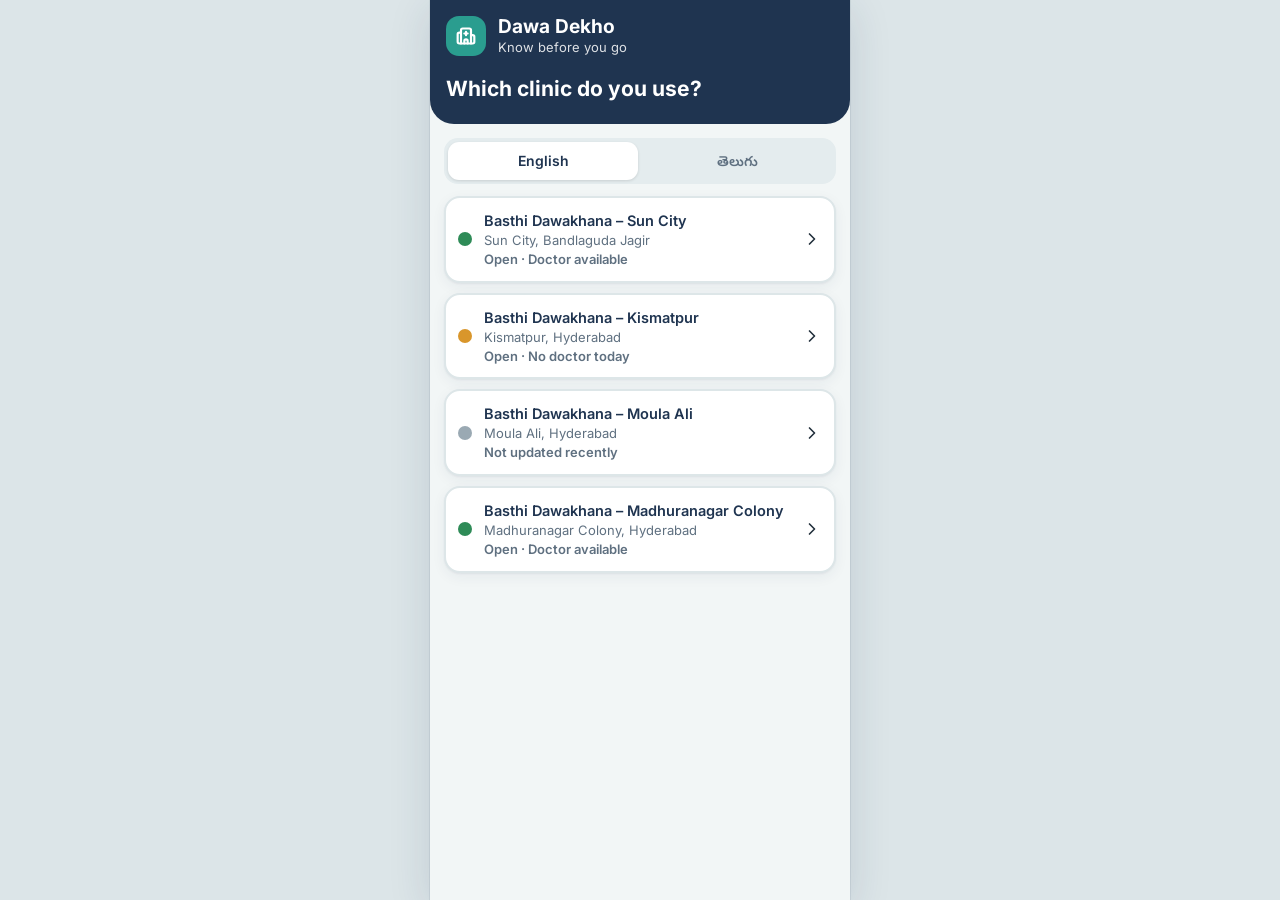
<file: index.html>
<!doctype html>
<html lang="en">
<head>
<meta charset="utf-8">
<meta name="viewport" content="width=device-width,initial-scale=1,viewport-fit=cover">
<title>Dawa Dekho</title>
<meta name="theme-color" content="#1F3450">
<meta name="description" content="Live open/closed and medicine-stock status for Basthi Dawakhanas.">
<link rel="manifest" href="manifest.webmanifest">
<link rel="icon" href="assets/icons/icon-192.png">
<link rel="apple-touch-icon" href="assets/icons/icon-192.png">
<link rel="stylesheet" href="assets/css/app.css">
</head>
<body>
<div id="app"></div>
<noscript>Please turn on JavaScript to use this app.</noscript>
<script type="module" src="assets/js/patient.js"></script>
</body>
</html>
</file>
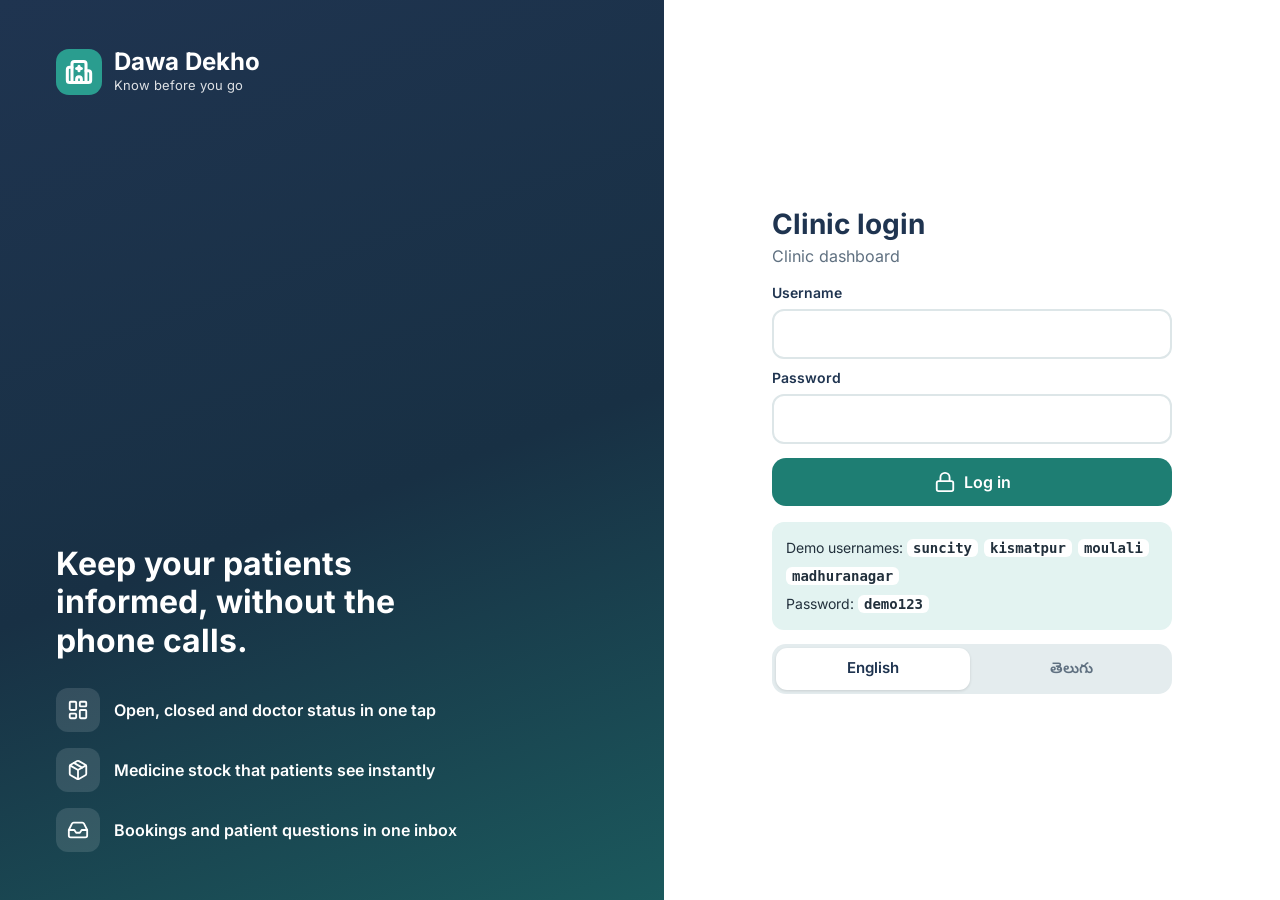
<file: clinic/index.html>
<!doctype html>
<html lang="en">
<head>
<meta charset="utf-8">
<meta name="viewport" content="width=device-width,initial-scale=1,viewport-fit=cover">
<title>Dawa Dekho – Clinic dashboard</title>
<meta name="theme-color" content="#1F3450">
<link rel="manifest" href="manifest.webmanifest">
<link rel="icon" href="../assets/icons/clinic-192.png">
<link rel="apple-touch-icon" href="../assets/icons/clinic-192.png">
<link rel="stylesheet" href="../assets/css/app.css">
</head>
<body class="dash">
<div id="app"></div>
<noscript>Please turn on JavaScript to use this dashboard.</noscript>
<script type="module" src="../assets/js/clinic.js"></script>
</body>
</html>
</file>
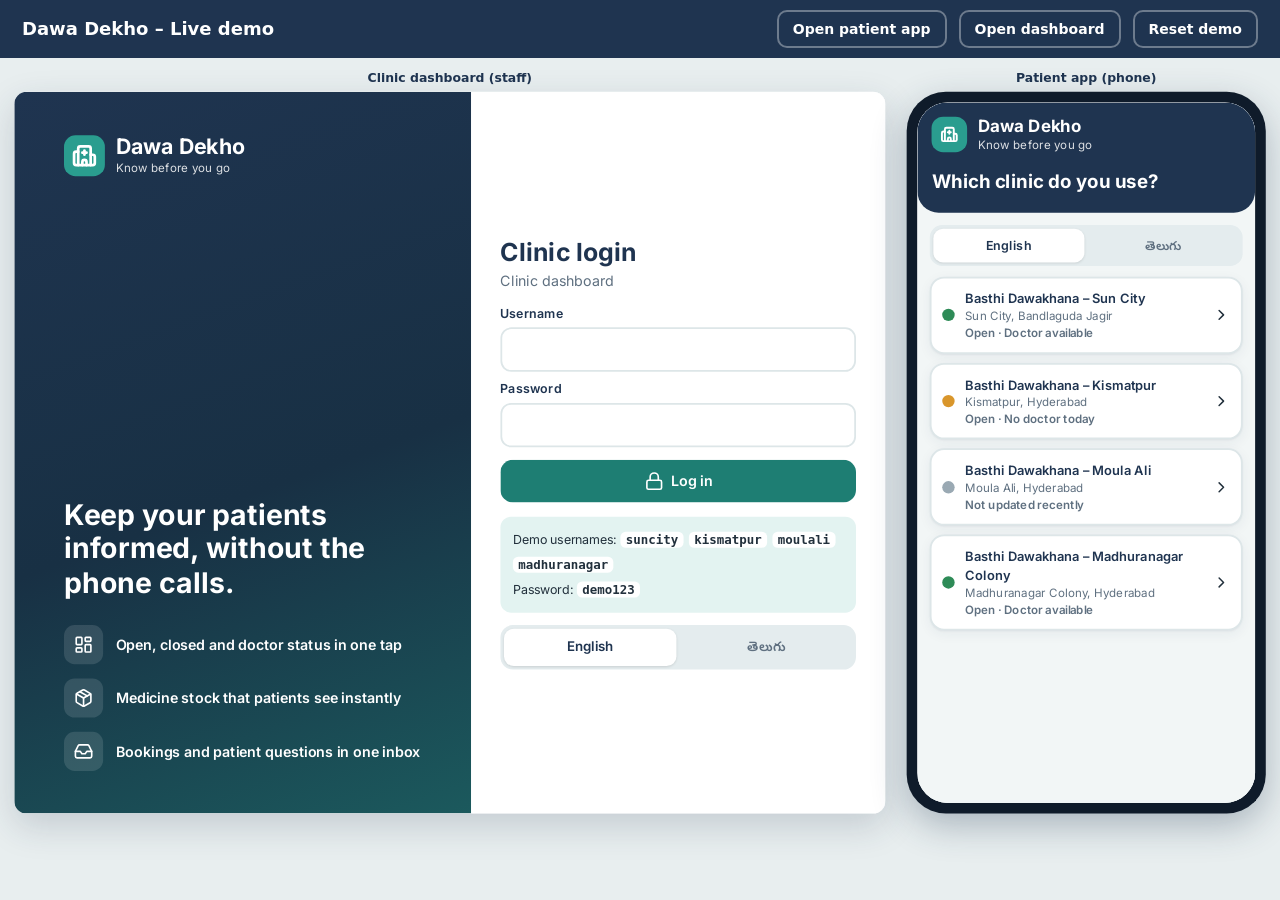
<file: demo.html>
<!doctype html>
<html lang="en">
<head>
<meta charset="utf-8">
<meta name="viewport" content="width=device-width,initial-scale=1">
<title>Dawa Dekho – Live demo</title>
<link rel="icon" href="assets/icons/icon-192.png">
<style>
  *{box-sizing:border-box;margin:0}
  html,body{height:100%;overflow:hidden}
  body{font-family:Inter,system-ui,-apple-system,"Segoe UI",Roboto,sans-serif;background:#E8EEEF;color:#22303C;display:flex;flex-direction:column}
  header{flex:none;background:#1F3450;color:#fff;padding:10px 22px;display:flex;gap:12px;align-items:center}
  header h1{font-size:18px;line-height:1.3}
  header .sp{flex:1}
  .btn{display:inline-flex;align-items:center;justify-content:center;height:38px;padding:0 14px;border-radius:10px;border:2px solid rgba(255,255,255,.35);color:#fff;background:transparent;font-family:inherit;font-size:14px;font-weight:600;line-height:1;cursor:pointer;text-decoration:none;white-space:nowrap}
  .btn:hover{background:rgba(255,255,255,.12)}
  /* The stage keeps a fixed design size and is scaled as a whole to fit the window,
     so text and layout are never squeezed and the page never scrolls. */
  .view{flex:1;min-height:0;position:relative;overflow:hidden}
  .stage{position:absolute;left:50%;top:0;width:1440px;height:860px;display:flex;gap:24px;align-items:flex-start;justify-content:center;transform-origin:top center;padding-top:14px}
  .col{display:flex;flex-direction:column;gap:8px;align-items:center}
  .col span{font-weight:700;font-size:14px;color:#1F3450}
  .dash{width:980px}
  .dash iframe{width:100%;height:812px;border:0;border-radius:14px;background:#fff;box-shadow:0 14px 40px rgba(31,52,80,.18)}
  .phone{width:404px;height:812px;flex:none;border-radius:44px;background:#0F1B2A;padding:12px;box-shadow:0 14px 40px rgba(31,52,80,.3)}
  .phone iframe{width:100%;height:100%;border:0;border-radius:34px;background:#fff}
</style>
</head>
<body>
<header>
  <h1>Dawa Dekho – Live demo</h1>
  <span class="sp"></span>
  <a class="btn" href="index.html" target="_blank" rel="noopener">Open patient app</a>
  <a class="btn" href="clinic/index.html" target="_blank" rel="noopener">Open dashboard</a>
  <button class="btn" id="reset">Reset demo</button>
</header>
<div class="view"><main class="stage" id="stage">
  <div class="col dash"><span>Clinic dashboard (staff)</span><iframe src="clinic/index.html" title="Clinic dashboard"></iframe></div>
  <div class="col"><span>Patient app (phone)</span><div class="phone"><iframe src="index.html" title="Patient app"></iframe></div></div>
</main></div>
<script>
  const stage = document.getElementById('stage'), view = stage.parentElement;
  function fit() {
    const s = Math.min(1, view.clientWidth / 1440, view.clientHeight / 860);
    stage.style.transform = `translateX(-50%) scale(${s})`;
  }
  addEventListener('resize', fit); fit();
  document.getElementById('reset').onclick = () => {
    Object.keys(localStorage).filter(k => k.startsWith('dd.')).forEach(k => localStorage.removeItem(k));
    document.querySelectorAll('iframe').forEach(f => f.contentWindow.location.reload());
  };
</script>
</body>
</html>
</file>
<file: assets/css/app.css>
/* ===== fonts (bundled, so Telugu works offline on any device) ===== */
@font-face{font-family:Inter;font-weight:400;font-display:swap;src:url(../fonts/inter-latin-400-normal.woff2) format("woff2")}
@font-face{font-family:Inter;font-weight:600;font-display:swap;src:url(../fonts/inter-latin-600-normal.woff2) format("woff2")}
@font-face{font-family:Inter;font-weight:700;font-display:swap;src:url(../fonts/inter-latin-700-normal.woff2) format("woff2")}
@font-face{font-family:"Noto Sans Telugu";font-weight:400;font-display:swap;unicode-range:U+0C00-0C7F,U+200C-200D,U+25CC;src:url(../fonts/noto-sans-telugu-telugu-400-normal.woff2) format("woff2")}
@font-face{font-family:"Noto Sans Telugu";font-weight:600;font-display:swap;unicode-range:U+0C00-0C7F,U+200C-200D,U+25CC;src:url(../fonts/noto-sans-telugu-telugu-600-normal.woff2) format("woff2")}
@font-face{font-family:"Noto Sans Telugu";font-weight:700;font-display:swap;unicode-range:U+0C00-0C7F,U+200C-200D,U+25CC;src:url(../fonts/noto-sans-telugu-telugu-700-normal.woff2) format("woff2")}

/* ===== tokens ===== */
:root{
  --teal:#1E7E73; --teal-l:#2A9D8F; --teal-bg:#E3F3F1; --navy:#1F3450; --ink:#22303C; --muted:#5F7080;
  --bg:#F2F6F6; --card:#fff; --line:#DDE6E8;
  --good:#2E8B57; --good-bg:#E4F4EA; --good-line:#BBDEC8;
  --warn:#A8690A; --warn-bg:#FDF1DA; --warn-line:#F0D9A6;
  --bad:#C0392B; --bad-bg:#FBE7E4; --bad-line:#F0C2BC;
  --stale:#5F7080; --stale-bg:#E9EEF0; --stale-line:#CFD8DC;
  --r:16px; --shadow:0 1px 2px rgba(31,52,80,.06),0 4px 14px rgba(31,52,80,.06);
}
*{box-sizing:border-box;margin:0}
html{-webkit-text-size-adjust:100%}
body{font-family:Inter,"Noto Sans Telugu",system-ui,-apple-system,"Segoe UI",Roboto,sans-serif;color:var(--ink);background:#E8EEEF;font-size:16px;line-height:1.5;-webkit-tap-highlight-color:transparent}
html[lang=te] body{line-height:1.7}
button,input,textarea{font:inherit;color:inherit}
button{cursor:pointer;border:0;background:none}
a{color:var(--teal);text-decoration:none}
.ic{width:22px;height:22px;flex:none}
.muted{color:var(--muted)} .small{font-size:13px} .center{text-align:center}
.h1{font-size:24px;font-weight:700;color:var(--navy);line-height:1.25}
.h2{font-size:17px;font-weight:700;color:var(--navy)}
.sp{height:14px} .sp-s{height:8px}
:focus-visible{outline:3px solid #7CC7BE;outline-offset:2px}

/* ===== buttons ===== */
.btn{display:inline-flex;align-items:center;justify-content:center;gap:8px;min-height:48px;padding:0 18px;border-radius:14px;font-weight:600;font-size:16px;border:2px solid transparent;transition:transform .05s,background .15s;text-decoration:none;text-align:center}
.btn:active{transform:scale(.98)}
.btn--primary{background:var(--teal);color:#fff}
.btn--primary:hover{background:#18695F}
.btn--ghost{background:#fff;border-color:var(--line);color:var(--navy)}
.btn--soft{background:var(--teal-bg);color:var(--teal)}
.btn--danger{background:#fff;border-color:var(--bad-line);color:var(--bad)}
.btn--sm{min-height:38px;padding:0 12px;font-size:14px;border-radius:11px}
.btn--block{display:flex;width:100%}
.btn[disabled]{opacity:.45;pointer-events:none}
.icon-btn{width:44px;height:44px;border-radius:12px;display:grid;place-items:center;color:inherit}
.icon-btn:hover{background:rgba(255,255,255,.12)}

/* ===== chips / badges ===== */
.chip{display:inline-flex;align-items:center;gap:6px;padding:4px 11px;border-radius:999px;font-size:13px;font-weight:600;white-space:nowrap}
.chip::before{content:"";width:8px;height:8px;border-radius:50%;background:currentColor}
.chip--in,.chip--good,.chip--confirmed{background:var(--good-bg);color:var(--good)}
.chip--low,.chip--warn,.chip--pending{background:var(--warn-bg);color:var(--warn)}
.chip--out,.chip--bad,.chip--cancelled{background:var(--bad-bg);color:var(--bad)}
.chip--stale,.chip--done{background:var(--stale-bg);color:var(--stale)}
.chip--plain::before{display:none}
.tag{display:inline-flex;align-items:center;gap:5px;font-size:12px;font-weight:600;color:var(--teal);background:var(--teal-bg);padding:3px 9px;border-radius:8px}
.tag .ic{width:14px;height:14px}

/* ===== cards / rows ===== */
.card{background:var(--card);border:1px solid var(--line);border-radius:var(--r);box-shadow:var(--shadow);padding:16px}
.card + .card,.card + .sp{margin-top:12px}
.row{display:flex;align-items:center;gap:12px}
.row__ic{width:44px;height:44px;border-radius:12px;background:var(--teal-bg);color:var(--teal);display:grid;place-items:center;flex:none}
.row__body{flex:1;min-width:0}
.row__t{font-weight:600;color:var(--navy);overflow-wrap:anywhere}
.row__s{font-size:14px;color:var(--muted);overflow-wrap:anywhere}
.stack{display:flex;flex-direction:column;gap:12px}
.cols{display:flex;gap:10px}.cols > *{flex:1}
.wrap{display:flex;flex-wrap:wrap;gap:8px}
.empty{text-align:center;padding:36px 20px;color:var(--muted)}
.empty .ic{width:44px;height:44px;color:#9DB2B8;margin-bottom:8px}

/* ===== forms ===== */
.field{display:block}
.label{display:block;font-size:14px;font-weight:600;color:var(--navy);margin-bottom:6px}
.input,.textarea{width:100%;min-height:48px;padding:10px 14px;border:2px solid var(--line);border-radius:12px;background:#fff;font-size:16px}
.textarea{min-height:104px;resize:vertical}
.input:focus,.textarea:focus{border-color:var(--teal-l);outline:none}
.hint{font-size:13px;color:var(--muted);margin-top:4px}
.err{font-size:14px;color:var(--bad);font-weight:600;margin-top:8px}
.seg{display:flex;background:#E4ECEE;border-radius:14px;padding:4px;gap:4px}
.seg__b{flex:1;min-height:42px;border-radius:11px;font-weight:600;font-size:15px;color:var(--muted);display:flex;align-items:center;justify-content:center;gap:6px;padding:0 8px;text-align:center}
.seg__b--on{background:#fff;color:var(--navy);box-shadow:0 1px 3px rgba(0,0,0,.12)}

/* ===== patient app shell ===== */
.app{max-width:480px;margin:0 auto;min-height:100vh;min-height:100dvh;background:var(--bg);position:relative;padding-bottom:88px}
.top{background:var(--navy);color:#fff;display:flex;align-items:center;gap:8px;padding:10px 10px 10px 18px;position:sticky;top:0;z-index:20}
.top__clinic{flex:1;min-width:0;text-align:left;color:#fff;padding:4px 0}
.top__label{display:block;font-size:12px;opacity:.75;letter-spacing:.02em}
.top__name{display:flex;align-items:center;gap:4px;font-weight:700;font-size:16px;line-height:1.3}
.top__name span{overflow:hidden;text-overflow:ellipsis;white-space:nowrap}
.top__name .ic{width:18px;height:18px;flex:none;transform:rotate(90deg)}
.top--plain .top__name{font-size:18px}
.page{padding:16px 16px 8px}
.nav{position:fixed;bottom:0;left:50%;transform:translateX(-50%);width:min(480px,100%);background:#fff;border-top:1px solid var(--line);display:flex;padding:6px 4px calc(6px + env(safe-area-inset-bottom));z-index:30}
.nav__item{flex:1;display:flex;flex-direction:column;align-items:center;gap:2px;padding:6px 2px;font-size:11.5px;font-weight:600;color:var(--muted);border-radius:12px;min-height:58px;justify-content:center;text-align:center}
.nav__item .ic{width:24px;height:24px}
.nav__item--on{color:var(--teal);background:var(--teal-bg)}

/* status hero */
.status{border:2px solid;border-radius:20px;padding:18px;box-shadow:var(--shadow)}
.status--good{background:var(--good-bg);border-color:var(--good-line)}
.status--warn{background:var(--warn-bg);border-color:var(--warn-line)}
.status--bad{background:var(--bad-bg);border-color:var(--bad-line)}
.status--stale{background:var(--stale-bg);border-color:var(--stale-line)}
.status__main{display:flex;align-items:center;gap:14px}
.status__ic{width:56px;height:56px;border-radius:50%;display:grid;place-items:center;color:#fff;flex:none}
.status__ic .ic{width:30px;height:30px}
.status--good .status__ic{background:var(--good)} .status--warn .status__ic{background:#C98A1B} .status--bad .status__ic{background:var(--bad)} .status--stale .status__ic{background:var(--stale)}
.status__big{font-size:26px;font-weight:700;line-height:1.2}
.status--good .status__big{color:var(--good)} .status--warn .status__big{color:var(--warn)} .status--bad .status__big{color:var(--bad)} .status--stale .status__big{color:var(--stale)}
.status__sub{font-weight:600;color:var(--ink)}
.status__meta{display:flex;flex-direction:column;gap:4px;margin-top:14px;padding-top:12px;border-top:1px dashed rgba(0,0,0,.14);font-size:14px;color:#41505C}
.status__meta div{display:flex;align-items:center;gap:8px}
.status__meta .ic{width:17px;height:17px}

/* tiles */
.tiles{display:grid;grid-template-columns:1fr 1fr;gap:12px}
.tile{background:#fff;border:1px solid var(--line);border-radius:var(--r);box-shadow:var(--shadow);padding:14px;text-align:left;display:flex;flex-direction:column;gap:8px;min-height:116px}
.tile__ic{width:44px;height:44px;border-radius:12px;display:grid;place-items:center;background:var(--teal-bg);color:var(--teal)}
.tile__t{font-weight:700;color:var(--navy);line-height:1.25}
.tile__s{font-size:13px;color:var(--muted);line-height:1.35}
.tile--a .tile__ic{background:#FDE9E6;color:#C0392B}.tile--b .tile__ic{background:#E5F0FB;color:#2A6DB0}.tile--c .tile__ic{background:#EDE7F8;color:#6A47B3}

/* medicines summary + list */
.sumbar{display:grid;grid-template-columns:repeat(3,1fr);gap:8px}
.sum{border-radius:14px;padding:10px 6px;text-align:center;width:100%}
.sum--sel{outline:3px solid currentColor;outline-offset:-3px}
.sum b{display:block;font-size:24px;line-height:1.1}
.sum span{font-size:12.5px;font-weight:600}
.sum--in{background:var(--good-bg);color:var(--good)}.sum--low{background:var(--warn-bg);color:var(--warn)}.sum--out{background:var(--bad-bg);color:var(--bad)}
.search{position:relative}
.search .ic{position:absolute;left:13px;top:50%;transform:translateY(-50%);color:var(--muted);width:20px;height:20px}
.search .input{padding-left:42px}
.filters{display:flex;gap:8px;overflow-x:auto;padding:2px 0 4px;scrollbar-width:none}
.filters::-webkit-scrollbar{display:none}
.fbtn{white-space:nowrap;padding:8px 14px;border-radius:999px;border:2px solid var(--line);background:#fff;font-weight:600;font-size:14px;color:var(--muted)}
.fbtn--on{background:var(--navy);border-color:var(--navy);color:#fff}
.group{font-size:13px;font-weight:700;letter-spacing:.04em;text-transform:uppercase;color:var(--muted);margin:16px 2px 8px}
html[lang=te] .group{text-transform:none;letter-spacing:0;font-size:14px}
.med{display:flex;align-items:center;gap:12px;background:#fff;border:1px solid var(--line);border-radius:14px;padding:12px 14px}
.med + .med{margin-top:8px}
.med__dot{width:12px;height:12px;border-radius:50%;flex:none}
.med__dot--in{background:var(--good)}.med__dot--low{background:#D9962B}.med__dot--out{background:var(--bad)}
.med__n{flex:1;font-weight:600;color:var(--navy)}

/* booking */
.datestrip{display:flex;gap:8px;overflow-x:auto;padding:2px 2px 6px;scrollbar-width:none}
.datestrip::-webkit-scrollbar{display:none}
.dp{flex:none;width:62px;padding:8px 0;border-radius:14px;border:2px solid var(--line);background:#fff;text-align:center;line-height:1.25}
.dp small{display:block;font-size:12px;color:var(--muted);font-weight:600}
.dp b{font-size:20px;color:var(--navy)}
.dp--on{background:var(--teal);border-color:var(--teal)}
.dp--on small,.dp--on b{color:#fff}
.dp--off{opacity:.4;pointer-events:none}
.slots{display:grid;grid-template-columns:repeat(3,1fr);gap:8px}
.slot{min-height:46px;border-radius:12px;border:2px solid var(--line);background:#fff;font-weight:600;color:var(--navy);font-size:15px}
.slot--on{background:var(--teal);border-color:var(--teal);color:#fff}
.slot--off{opacity:.4;text-decoration:line-through;pointer-events:none}
.reasons{display:flex;flex-wrap:wrap;gap:8px}
.ok-big{width:84px;height:84px;border-radius:50%;background:var(--good-bg);color:var(--good);display:grid;place-items:center;margin:8px auto 14px}
.ok-big .ic{width:46px;height:46px}
.kv{display:flex;justify-content:space-between;gap:12px;padding:8px 0;border-bottom:1px solid var(--line);font-size:15px}
.kv:last-child{border:0}.kv span:first-child{color:var(--muted)}.kv span:last-child{font-weight:600;text-align:right;color:var(--navy)}
.note{background:#F6FAFA;border-left:4px solid var(--teal-l);border-radius:8px;padding:10px 12px;font-size:14px;margin-top:10px}
.note b{display:block;font-size:12px;color:var(--teal);text-transform:uppercase;letter-spacing:.04em}
html[lang=te] .note b{text-transform:none;letter-spacing:0}

/* picker / splash */
.brand{display:flex;align-items:center;gap:12px}
.brand__logo{width:46px;height:46px;border-radius:13px;background:var(--teal-l);display:grid;place-items:center;color:#fff;flex:none}
.brand__logo .ic{width:28px;height:28px;stroke-width:2.6}
.brand__n{font-size:21px;font-weight:700;color:#fff;line-height:1.15}
.brand__t{font-size:13px;opacity:.85}
.pick{width:100%;text-align:left;display:flex;gap:12px;align-items:center;background:#fff;border:2px solid var(--line);border-radius:var(--r);padding:14px;box-shadow:var(--shadow)}
.pick + .pick{margin-top:10px}
.pick--on{border-color:var(--teal-l)}
.pick .dot{width:14px;height:14px;border-radius:50%;flex:none}
.dot--good{background:var(--good)}.dot--warn{background:#D9962B}.dot--bad{background:var(--bad)}.dot--stale{background:#9AA9B3}
.hero-intro{background:var(--navy);color:#fff;padding:20px 18px 26px;border-radius:0 0 24px 24px}
.hero-intro .brand{margin-bottom:18px}
.hero-intro h1{font-size:24px;line-height:1.3;font-weight:700}
.demo-pill{display:inline-block;margin-top:12px;font-size:12px;font-weight:600;background:rgba(255,255,255,.14);padding:4px 10px;border-radius:999px}

/* toast */
.toast{position:fixed;left:50%;bottom:96px;transform:translate(-50%,20px);background:var(--navy);color:#fff;padding:12px 18px;border-radius:12px;font-weight:600;font-size:15px;opacity:0;transition:.25s;z-index:100;max-width:90vw;text-align:center;box-shadow:var(--shadow)}
.toast--in{opacity:1;transform:translate(-50%,0)}

/* ===== clinic dashboard ===== */
body.dash{background:var(--bg)}
.dash .shell{display:flex;min-height:100vh}
.side{width:240px;background:var(--navy);color:#fff;padding:18px 12px;display:flex;flex-direction:column;gap:4px;position:sticky;top:0;height:100vh;flex:none}
.side .brand{padding:4px 8px 16px}
.side__who{font-size:13px;opacity:.8;padding:0 10px 14px;line-height:1.4}
.side__item{display:flex;align-items:center;gap:12px;padding:11px 12px;border-radius:12px;font-weight:600;color:#C9D6E3;text-align:left;width:100%;font-size:15px;position:relative}
.side__item:hover{background:rgba(255,255,255,.08)}
.side__item--on{background:var(--teal-l);color:#fff}
.side__badge{margin-left:auto;background:#E5533D;color:#fff;border-radius:999px;font-size:12px;min-width:22px;height:22px;display:grid;place-items:center;padding:0 6px}
.side__sp{flex:1}
.main{flex:1;min-width:0;padding:24px 28px 40px;max-width:1000px}
.main__head{display:flex;justify-content:space-between;align-items:flex-start;gap:12px;margin-bottom:18px;flex-wrap:wrap}
.kpis{display:grid;grid-template-columns:repeat(auto-fit,minmax(150px,1fr));gap:12px}
.kpi{background:#fff;border:1px solid var(--line);border-radius:var(--r);padding:14px;box-shadow:var(--shadow);text-align:left;width:100%}
.kpi b{display:block;font-size:30px;line-height:1.1;color:var(--navy)}
.kpi span{font-size:13.5px;color:var(--muted);font-weight:600}
.kpi--alert b{color:var(--bad)}
.togs{display:grid;grid-template-columns:repeat(auto-fit,minmax(280px,1fr));gap:12px}
.tog{display:flex;align-items:center;gap:14px;background:#fff;border:2px solid var(--line);border-radius:18px;padding:16px;width:100%;text-align:left;box-shadow:var(--shadow)}
.tog__ic{width:52px;height:52px;border-radius:50%;display:grid;place-items:center;flex:none;background:var(--stale-bg);color:var(--stale)}
.tog__ic .ic{width:28px;height:28px}
.tog__t{font-weight:700;color:var(--navy);font-size:17px}
.tog__s{font-size:14px;color:var(--muted)}
.tog--on{border-color:var(--good-line);background:var(--good-bg)}
.tog--on .tog__ic{background:var(--good);color:#fff}
.tog--off{border-color:var(--bad-line);background:var(--bad-bg)}
.tog--off .tog__ic{background:var(--bad);color:#fff}
.switch{margin-left:auto;width:54px;height:32px;border-radius:999px;background:#9AA9B3;position:relative;flex:none;transition:.2s}
.switch::after{content:"";position:absolute;top:4px;left:4px;width:24px;height:24px;border-radius:50%;background:#fff;transition:.2s}
.tog--on .switch{background:var(--good)}.tog--on .switch::after{left:26px}
.seg3{display:flex;border:2px solid var(--line);border-radius:12px;overflow:hidden;flex:none}
.seg3 button{padding:8px 12px;font-weight:600;font-size:14px;color:var(--muted);background:#fff;min-width:74px}
.seg3 button + button{border-left:2px solid var(--line)}
.seg3 .on-in{background:var(--good);color:#fff}.seg3 .on-low{background:#D9962B;color:#fff}.seg3 .on-out{background:var(--bad);color:#fff}
.srow{display:flex;align-items:center;gap:12px;background:#fff;border:1px solid var(--line);border-radius:14px;padding:10px 14px;flex-wrap:wrap}
.srow + .srow{margin-top:8px}
.srow .med__n{min-width:140px}
.sect{display:flex;justify-content:space-between;align-items:center;margin:22px 0 10px;gap:10px;flex-wrap:wrap}
.appt{background:#fff;border:1px solid var(--line);border-radius:var(--r);padding:16px;box-shadow:var(--shadow)}
.appt + .appt{margin-top:12px}
.appt__top{display:flex;justify-content:space-between;gap:10px;align-items:flex-start;flex-wrap:wrap}
.appt__when{font-weight:700;color:var(--navy)}
.appt__acts{display:flex;gap:8px;flex-wrap:wrap;margin-top:12px}
.loginbox{max-width:420px;margin:7vh auto 0;padding:0 16px}
.demo-box{background:var(--teal-bg);border-radius:12px;padding:12px 14px;font-size:14px;margin-top:14px}
.demo-box code{background:#fff;border-radius:6px;padding:1px 6px;font-weight:600}
.dnav{display:none}

@media (max-width:860px){
  .side{display:none}
  .main{padding:16px 14px 100px}
  .dnav{display:flex;position:fixed;bottom:0;left:0;right:0;background:#fff;border-top:1px solid var(--line);padding:6px 4px calc(6px + env(safe-area-inset-bottom));z-index:30}
  .dnav .nav__item{position:relative}
  .dnav .side__badge{position:absolute;top:2px;right:calc(50% - 26px);min-width:18px;height:18px;font-size:11px}
  .seg3 button{min-width:62px;padding:8px 8px}
}
@media (min-width:481px){ body:not(.dash) .app{box-shadow:0 0 40px rgba(31,52,80,.12)} }
@media (prefers-reduced-motion:reduce){*{transition:none!important}}

/* overflow safety only (no visual change at normal sizes) */
.row__t,.med__n,.appt__when,.kv span:last-child,.tog__t,.tog__s,.tile__t,.tile__s,.note{overflow-wrap:anywhere;min-width:0}
.status__big,.status__sub{overflow-wrap:anywhere}
.nav__item{min-width:0}
.nav__item span{max-width:100%;overflow:hidden;text-overflow:ellipsis;white-space:nowrap}
.chip{flex:none}
.tile,.med,.tog,.appt__top > div{min-width:0}
@media (max-width:480px){.seg3 button{min-width:0;flex:1;padding:8px 6px;font-size:13px}.seg3{width:100%}.kpis{grid-template-columns:1fr 1fr}.togs{grid-template-columns:1fr}}

/* ===== patient app: compact, proper mobile scale ===== */
body:not(.dash){font-size:15px;line-height:1.45}
body:not(.dash) .app{max-width:420px;padding-bottom:76px}
body:not(.dash) .top{padding:8px 8px 8px 16px}
body:not(.dash) .top__label{font-size:11px}
body:not(.dash) .top__name{font-size:15px}
body:not(.dash) .icon-btn{width:40px;height:40px}
body:not(.dash) .icon-btn .ic{width:20px;height:20px}
body:not(.dash) .ic{width:20px;height:20px}
body:not(.dash) .page{padding:14px 14px 8px}
body:not(.dash) .h1{font-size:20px}
body:not(.dash) .h2{font-size:16px}
body:not(.dash) .sp{height:12px}
body:not(.dash) .btn{min-height:44px;font-size:15px;border-radius:12px;padding:0 16px}
body:not(.dash) .btn--sm{min-height:34px;font-size:13px;padding:0 11px}
body:not(.dash) .card{padding:14px;border-radius:14px}
body:not(.dash) .row__ic{width:38px;height:38px;border-radius:11px}
body:not(.dash) .row__t{font-size:14.5px}
body:not(.dash) .row__s{font-size:13px}
body:not(.dash) .status{padding:14px;border-radius:18px}
body:not(.dash) .status__ic{width:46px;height:46px}
body:not(.dash) .status__ic .ic{width:24px;height:24px}
body:not(.dash) .status__big{font-size:clamp(20px,6vw,23px)}
body:not(.dash) .status__sub{font-size:14px}
body:not(.dash) .status__meta{font-size:13px;margin-top:12px;padding-top:10px}
body:not(.dash) .status__meta .ic{width:15px;height:15px}
body:not(.dash) .tiles{gap:10px}
body:not(.dash) .tile{padding:12px;min-height:0;gap:6px}
body:not(.dash) .tile__ic{width:38px;height:38px}
body:not(.dash) .tile__t{font-size:14.5px}
body:not(.dash) .tile__s{font-size:12px}
body:not(.dash) .nav{width:min(420px,100%);padding:4px 4px calc(4px + env(safe-area-inset-bottom))}
body:not(.dash) .nav__item{min-height:52px;font-size:11px}
body:not(.dash) .nav__item .ic{width:22px;height:22px}
body:not(.dash) .seg__b{min-height:38px;font-size:14px}
body:not(.dash) .input,body:not(.dash) .textarea{min-height:44px;font-size:15px}
body:not(.dash) .label{font-size:13px}
body:not(.dash) .med{padding:10px 12px}
body:not(.dash) .pick{padding:12px}
body:not(.dash) .hero-intro{padding:16px 16px 22px}
body:not(.dash) .hero-intro h1{font-size:21px}
body:not(.dash) .brand__n{font-size:19px}
body:not(.dash) .brand__logo{width:40px;height:40px}
body:not(.dash) .slot{min-height:42px;font-size:14px}
body:not(.dash) .toast{bottom:84px;font-size:14px}
@media (min-width:481px){
  body:not(.dash){background:#DCE5E8}
  body:not(.dash) .app{box-shadow:0 0 0 1px rgba(31,52,80,.08),0 10px 40px rgba(31,52,80,.14)}
}
.demo-box{line-height:2;color:var(--ink)}
.demo-box code{margin-right:2px}

/* ===== clinic login: split screen ===== */
.login{display:flex;min-height:100vh}
.login__side{flex:1;background:linear-gradient(160deg,#1F3450 0%,#183044 55%,#1E7E73 140%);color:#fff;padding:48px 56px;display:flex;flex-direction:column;justify-content:space-between}
.login__side .brand__n{font-size:24px}
.login__pitch{max-width:440px}
.login__pitch h2{font-size:32px;line-height:1.2;font-weight:700;margin-bottom:28px}
html[lang=te] .login__pitch h2{line-height:1.45}
.login__pitch ul{list-style:none;padding:0;display:flex;flex-direction:column;gap:16px}
.login__pitch li{display:flex;align-items:center;gap:14px;font-size:16px;font-weight:600;line-height:1.4}
.login__pitch li span{width:44px;height:44px;border-radius:12px;background:rgba(255,255,255,.12);display:grid;place-items:center;flex:none}
.login__form{flex:1;display:flex;align-items:center;justify-content:center;padding:32px;background:#fff}
.login__box{width:100%;max-width:400px}
.login__box .h1{font-size:28px}
.login__box .input{min-height:50px}
.login__mini{display:none;margin-bottom:22px}
.login__box .demo-box{margin-top:16px}
@media (max-width:760px){
  .login{flex-direction:column}
  .login__side{display:none}
  .login__form{background:var(--bg);align-items:flex-start;padding:36px 20px}
  .login__mini{display:flex}
}
</file>
